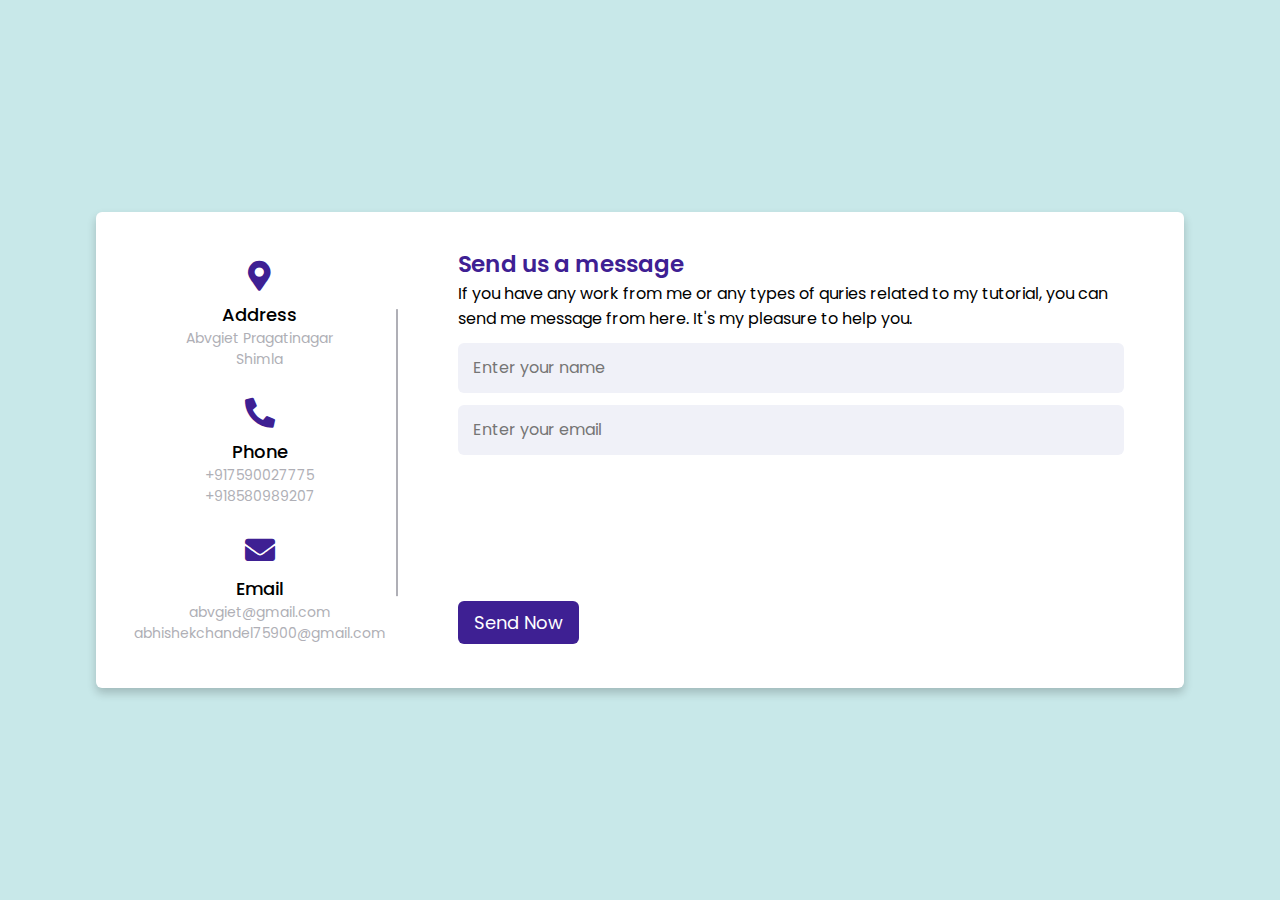
<file: About.html>
<!DOCTYPE html>
<!-- Created By CodingLab - www.codinglabweb.com -->
<html lang="en" dir="ltr">

<head>
    <meta charset="UTF-8">
    <!-- <title> Responsive Contact Us Form  | CodingLab </title>-->
    <link rel="stylesheet" href="contact.css">
    <!-- Fontawesome CDN Link -->
    <link rel="stylesheet" href="https://cdnjs.cloudflare.com/ajax/libs/font-awesome/5.15.2/css/all.min.css" />
    <meta name="viewport" content="width=device-width, initial-scale=1.0">
</head>

<body>
    <div class="container">
        <div class="content">
            <div class="left-side">
                <div class="address details">
                    <i class="fas fa-map-marker-alt"></i>
                    <div class="topic">Address</div>
                    <div class="text-one">Abvgiet Pragatinagar</div>
                    <div class="text-two">Shimla</div>
                </div>
                <div class="phone details">
                    <i class="fas fa-phone-alt"></i>
                    <div class="topic">Phone</div>
                    <div class="text-one">+917590027775</div>
                    <div class="text-two">+918580989207</div>
                </div>
                <div class="email details">
                    <i class="fas fa-envelope"></i>
                    <div class="topic">Email</div>
                    <div class="text-one">abvgiet@gmail.com</div>
                    <div class="text-two">abhishekchandel75900@gmail.com</div>
                </div>
            </div>
            <div class="right-side">
                <div class="topic-text">Send us a message</div>
                <p>If you have any work from me or any types of quries related to my tutorial, you can send me message from here. It's my pleasure to help you.</p>
                <form action="#">
                    <div class="input-box">
                        <input type="text" placeholder="Enter your name">
                    </div>
                    <div class="input-box">
                        <input type="text" placeholder="Enter your email">
                    </div>
                    <div class="input-box message-box">

                    </div>
                    <div class="button">
                        <input type="button" value="Send Now">
                    </div>
                </form>
            </div>
        </div>
    </div>
</body>

</html>
</file>
<file: contact.css>
@import url('https://fonts.googleapis.com/css2?family=Poppins:wght@200;300;400;500;600;700&display=swap');
* {
    margin: 0;
    padding: 0;
    box-sizing: border-box;
    font-family: "Poppins", sans-serif;
}

body {
    min-height: 100vh;
    width: 100%;
    background: #c8e8e9;
    display: flex;
    align-items: center;
    justify-content: center;
}

.container {
    width: 85%;
    background: #fff;
    border-radius: 6px;
    padding: 20px 60px 30px 40px;
    box-shadow: 0 5px 10px rgba(0, 0, 0, 0.2);
}

.container .content {
    display: flex;
    align-items: center;
    justify-content: space-between;
}

.container .content .left-side {
    width: 25%;
    height: 100%;
    display: flex;
    flex-direction: column;
    align-items: center;
    justify-content: center;
    margin-top: 15px;
    position: relative;
}

.content .left-side::before {
    content: '';
    position: absolute;
    height: 70%;
    width: 2px;
    right: -15px;
    top: 50%;
    transform: translateY(-50%);
    background: #afafb6;
}

.content .left-side .details {
    margin: 14px;
    text-align: center;
}

.content .left-side .details i {
    font-size: 30px;
    color: #3e2093;
    margin-bottom: 10px;
}

.content .left-side .details .topic {
    font-size: 18px;
    font-weight: 500;
}

.content .left-side .details .text-one,
.content .left-side .details .text-two {
    font-size: 14px;
    color: #afafb6;
}

.container .content .right-side {
    width: 75%;
    margin-left: 75px;
}

.content .right-side .topic-text {
    font-size: 23px;
    font-weight: 600;
    color: #3e2093;
}

.right-side .input-box {
    height: 50px;
    width: 100%;
    margin: 12px 0;
}

.right-side .input-box input,
.right-side .input-box textarea {
    height: 100%;
    width: 100%;
    border: none;
    outline: none;
    font-size: 16px;
    background: #F0F1F8;
    border-radius: 6px;
    padding: 0 15px;
    resize: none;
}

.right-side .message-box {
    min-height: 110px;
}

.right-side .input-box textarea {
    padding-top: 6px;
}

.right-side .button {
    display: inline-block;
    margin-top: 12px;
}

.right-side .button input[type="button"] {
    color: #fff;
    font-size: 18px;
    outline: none;
    border: none;
    padding: 8px 16px;
    border-radius: 6px;
    background: #3e2093;
    cursor: pointer;
    transition: all 0.3s ease;
}

.button input[type="button"]:hover {
    background: #5029bc;
}

@media (max-width: 950px) {
    .container {
        width: 90%;
        padding: 30px 40px 40px 35px;
    }
    .container .content .right-side {
        width: 75%;
        margin-left: 55px;
    }
}

@media (max-width: 820px) {
    .container {
        margin: 40px 0;
        height: 100%;
    }
    .container .content {
        flex-direction: column-reverse;
    }
    .container .content .left-side {
        width: 100%;
        flex-direction: row;
        margin-top: 40px;
        justify-content: center;
        flex-wrap: wrap;
    }
    .container .content .left-side::before {
        display: none;
    }
    .container .content .right-side {
        width: 100%;
        margin-left: 0;
    }
}
</file>
